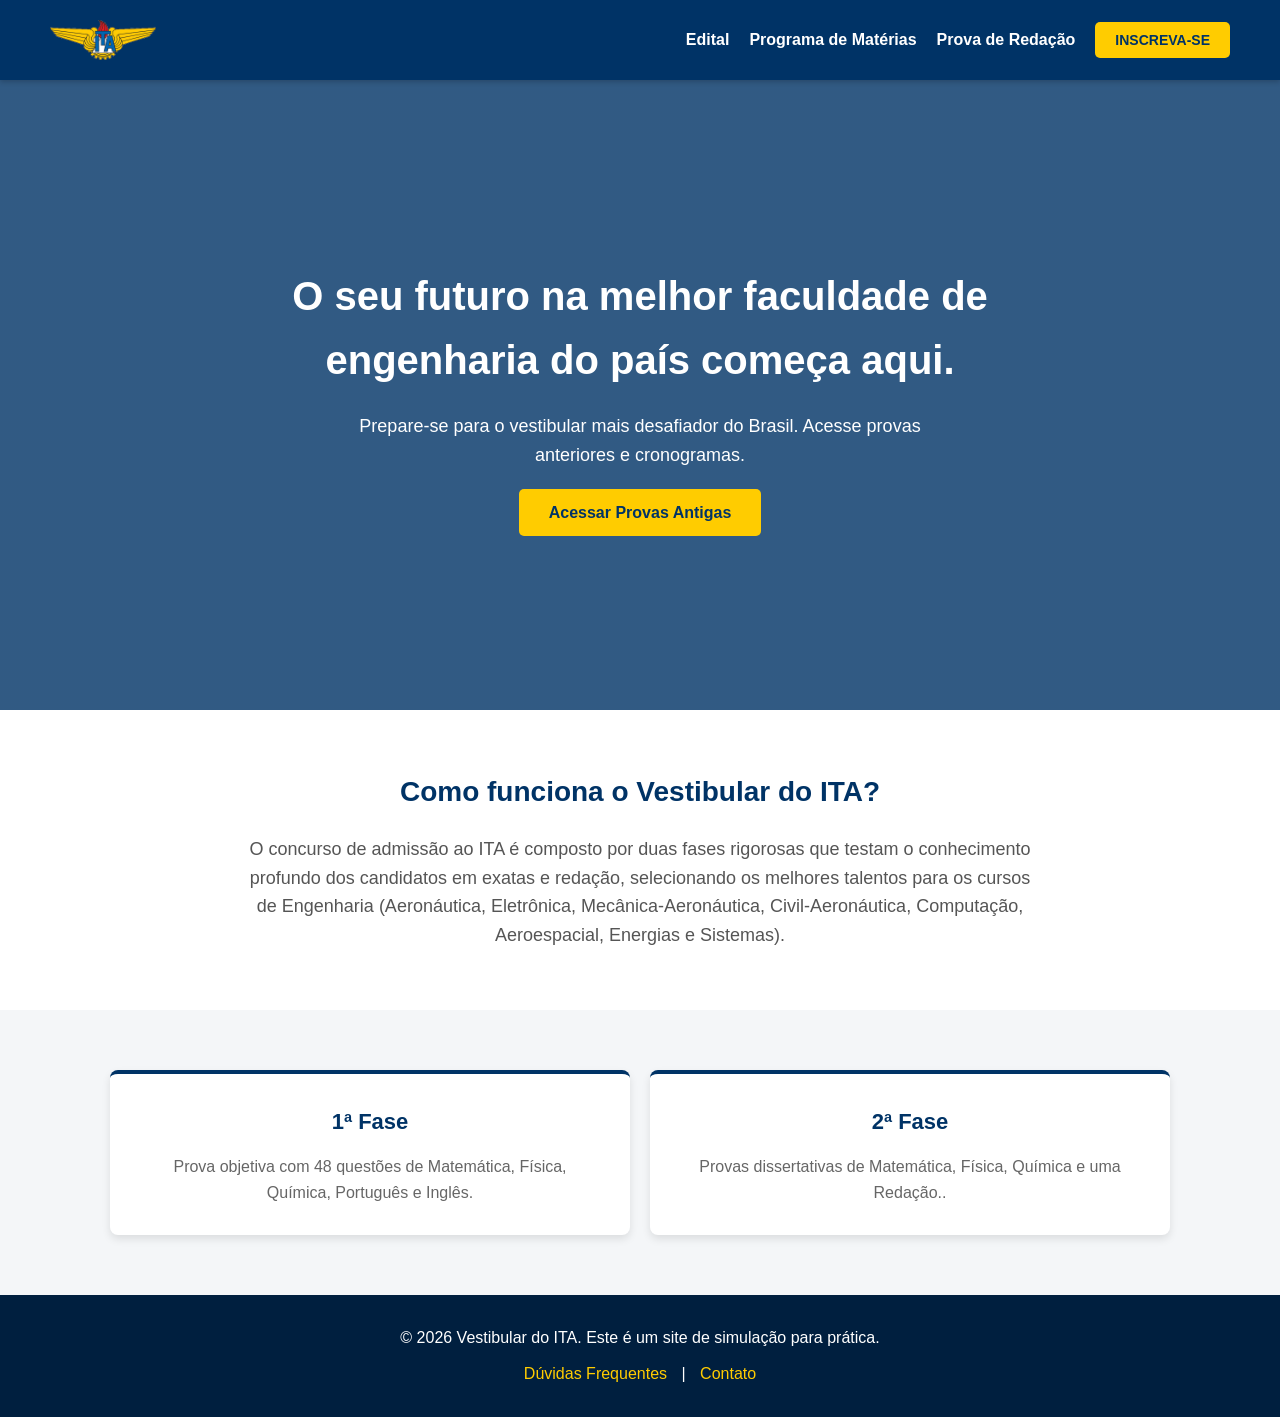
<file: index.html>
<!DOCTYPE html>
<html lang="pt-BR">
<head>
    <meta charset="UTF-8">
    <meta name="viewport" content="width=device-width, initial-scale=1.0">
    <title>Vestibular ITA</title>
    <link rel="stylesheet" href="style.css">
    <link rel="icon" type="image/png" href="favicon.ico">
</head>
<body>

    <header class="navbar">
        <div class="logo">
            <a href="index.html"><img src="logo.png" alt="Logo do ITA" class="logo-img"></img></a>
        </div>
        <nav>
            <ul>
                <li><a href="https://www.vestibular.ita.br/instrucoes/edital_2026_retificado.pdf" target="_blank" rel="noopener noreferer">Edital</a></li>
                <li><a href="https://www.vestibular.ita.br/programa_2026.pdf" target="_blank" rel="noopener noreferer">Programa de Matérias</a></li>
                <li><a href="https://www.vestibular.ita.br/orientacoes_redacao.pdf" target="_blank" rel="noopener noreferer">Prova de Redação</a></li>
                <li><a href="inscricao.html" class="btn-inscricao">Inscreva-se</a></li>
            </ul>
        </nav>
    </header>

    <section class="hero">
        <div class="hero-content">
            <h2>O seu futuro na melhor faculdade de engenharia do país começa aqui.</h2>
            <p>Prepare-se para o vestibular mais desafiador do Brasil. Acesse provas anteriores e cronogramas.</p>
            <a href="https://www.vestibular.ita.br/provas.htm" class="btn-provas" target="_blank" rel="noopener noreferer">Acessar Provas Antigas</a>
        </div>
    </section>

    <section id="sobre" class="info-section">
        <div class="container">
            <h3>Como funciona o Vestibular do ITA?</h3>
            <p>O concurso de admissão ao ITA é composto por duas fases rigorosas que testam o conhecimento profundo dos candidatos em exatas e redação, selecionando os melhores talentos para os cursos de Engenharia (Aeronáutica, Eletrônica, Mecânica-Aeronáutica, Civil-Aeronáutica, Computação, Aeroespacial, Energias e Sistemas).</p>
        </div>
    </section>

    <section id="fases" class="cards-section">
        <div class="container">
            <div class="card">
                <h4>1ª Fase</h4>
                <p>Prova objetiva com 48 questões de Matemática, Física, Química, Português e Inglês.</p>
            </div>
            <div class="card">
                <h4>2ª Fase</h4>
                <p>Provas dissertativas de Matemática, Física, Química e uma Redação..</p>
            </div>
        </div>
    </section>

    <footer>
        <p>&copy; 2026 Vestibular do ITA. Este é um site de simulação para prática.</p>
        <div class="footer-links">
            <a href="perguntas.html">Dúvidas Frequentes</a> | <a href="contato.html">Contato</a>
        </div>
    </footer>

</body>
</html>
</file>
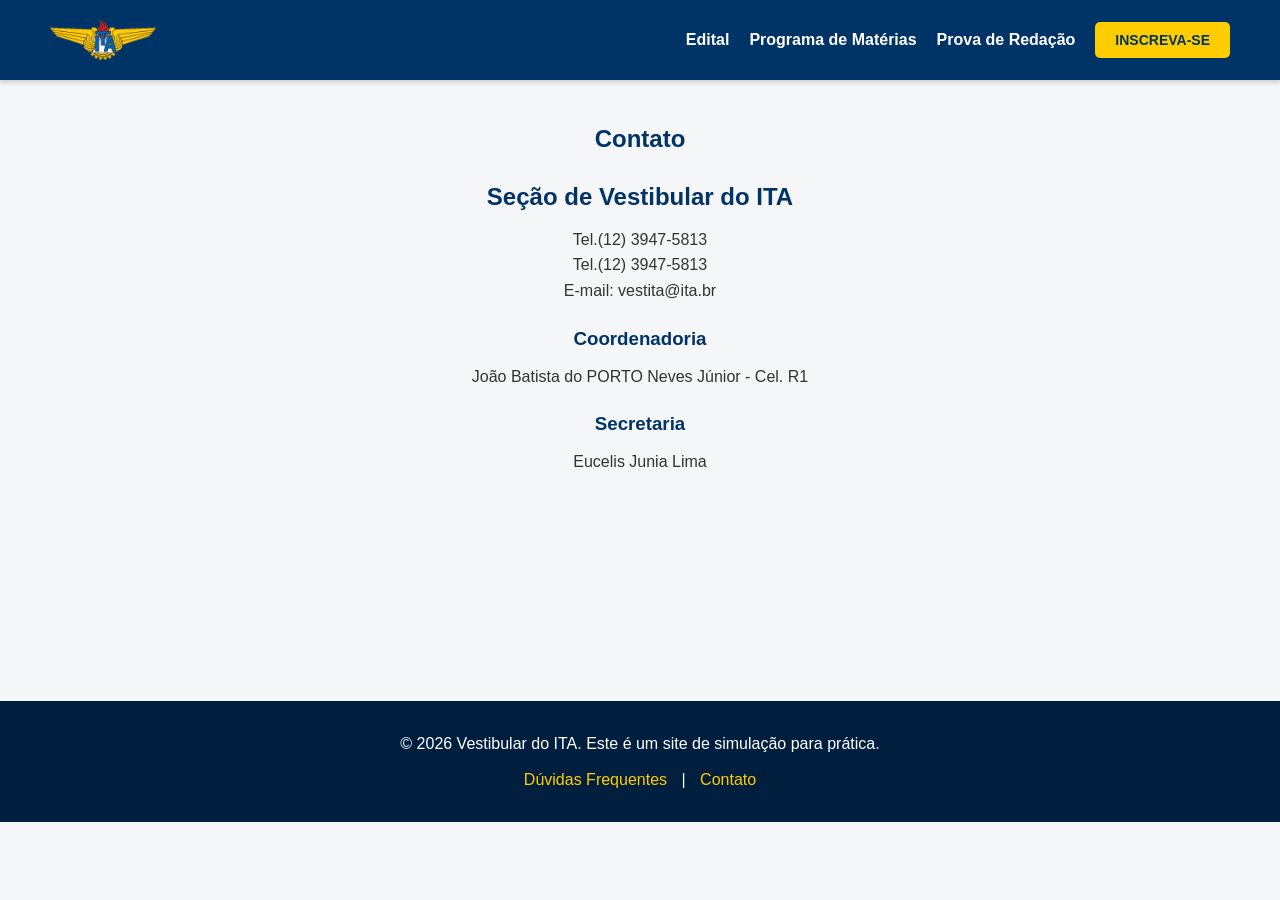
<file: contato.html>
<!DOCTYPE html>
<html lang="pt-BR">
<head>
    <meta charset="UTF-8">
    <meta name="viewport" content="width=device-width, initial-scale=1.0">
    <title>Vestibular ITA</title>
    <link rel="stylesheet" href="style.css">
    <link rel="icon" type="image/png" href="favicon.ico">
</head>
<body>

    <header class="navbar">
        <div class="logo">
            <a href="index.html"><img src="logo.png" alt="Logo do ITA" class="logo-img"></img></a>
        </div>
        <nav>
            <ul>
                <li><a href="https://www.vestibular.ita.br/instrucoes/edital_2026_retificado.pdf" target="_blank" rel="noopener noreferer">Edital</a></li>
                <li><a href="https://www.vestibular.ita.br/programa_2026.pdf" target="_blank" rel="noopener noreferer">Programa de Matérias</a></li>
                <li><a href="https://www.vestibular.ita.br/orientacoes_redacao.pdf" target="_blank" rel="noopener noreferer">Prova de Redação</a></li>
                <li><a href="inscricao.html" class="btn-inscricao">Inscreva-se</a></li>
            </ul>
        </nav>
    </header>

    <section id="contatos" class="secao-de-contatos">
        <div class="container">
            <h1>Contato</h1>
            <h2>Seção de Vestibular do ITA</h2>
            <div>
                <p>Tel.(12) 3947-5813</p>
                <p>Tel.(12) 3947-5813</p>
                <p>E-mail: vestita@ita.br</p>
            </div>
            <h3>Coordenadoria</h3>
            <p>João Batista do PORTO Neves Júnior - Cel. R1</p>
            <h3>Secretaria</h3>
            <p>Eucelis Junia Lima</p>
        </div>
    </section>

    <footer>
        <p>&copy; 2026 Vestibular do ITA. Este é um site de simulação para prática.</p>
        <div class="footer-links">
            <a href="perguntas.html">Dúvidas Frequentes</a> | <a href="contato.html">Contato</a>
        </div>
    </footer>
</body>
</file>
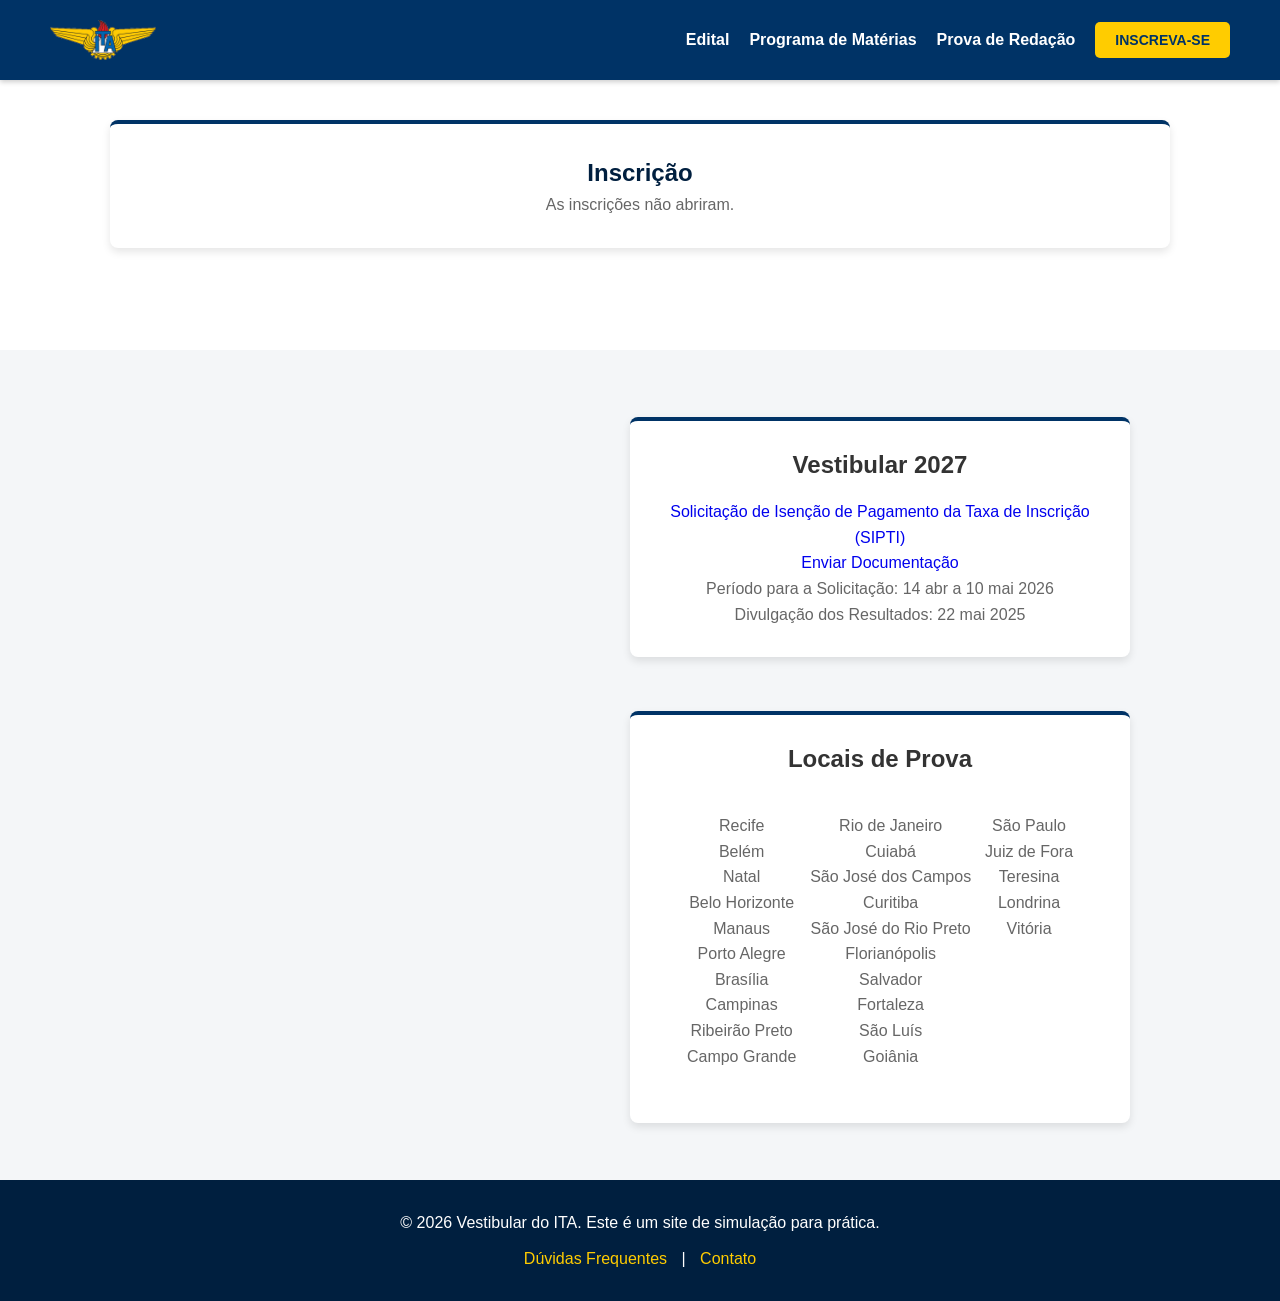
<file: inscricao.html>
<!DOCTYPE html>
<html lang="pt-BR">
<head>
    <meta charset="UTF-8">
    <meta name="viewport" content="width=device-width, initial-scale=1.0">
    <title>Inscrição - ITA</title>
    <link rel="stylesheet" href="style.css">
    <link rel="icon" type="image/png" href="favicon.ico">
</head>
<body>
    
    <header class="navbar">
        <div class="logo">
            <a href="index.html"><img src="logo.png" alt="Logo do ITA" class="logo-img"></img></a>
        </div>
        <nav>
            <ul>
                <li><a href="https://www.vestibular.ita.br/instrucoes/edital_2026_retificado.pdf" target="_blank" rel="noopener noreferer">Edital</a></li>
                <li><a href="https://www.vestibular.ita.br/programa_2026.pdf" target="_blank" rel="noopener noreferer">Programa de Matérias</a></li>
                <li><a href="https://www.vestibular.ita.br/orientacoes_redacao.pdf" target="_blank" rel="noopener noreferer">Prova de Redação</a></li>
                <li><a href="inscricao.html" class="btn-inscricao">Inscreva-se</a></li>
            </ul>
        </nav>
    </header>

    <section id="inscrição" class="inscr-section">
        <div class="container">
            <div class="card">
                <h1>Inscrição</h1>
                <p>As inscrições não abriram.</p>
            </div>
        </div>
    </section>

    <section id="avisos" class="mural-de-avisos">
        <div class="container">
            <div class="video">
                <iframe width="400" height="230" src="https://www.youtube.com/embed/4taGOvPA-74?si=vnwtc-y1VqYK7B5M" title="YouTube video player" frameborder="0" allow="accelerometer; autoplay; clipboard-write; encrypted-media; gyroscope; picture-in-picture; web-share" referrerpolicy="strict-origin-when-cross-origin" allowfullscreen></iframe>
            </div>
            <div class="mural">
                <div class="card">
                    <h2>Vestibular 2027</h2>
                    <p><a href="https://www.vestibular.ita.br/isencao/index.htm" target="_blank" rel="noopener noreferer">
                    Solicitação de Isenção de Pagamento
                    da Taxa de Inscrição (SIPTI)
                    </a></p>
                    <p><a href="https://gru.ita.br/fri/upldocs/login.asp" target="_blank" rel="noopener noreferer">Enviar Documentação</a></p>
                    <p>Período para a Solicitação:
                    14 abr a 10 mai 2026</p>
                    <p>Divulgação dos Resultados:
                    22 mai 2025</p>
                </div>
                <div class="card">
                    <h2>Locais de Prova</h2>
                    <div class="locais-de-prova">
                        <p>Recife</p>
                        <p>Belém</p>
                        <p>Natal</p>
                        <p>Belo Horizonte</p>
                        <p>Manaus</p>
                        <p>Porto Alegre</p>
                        <p>Brasília</p>
                        <p>Campinas</p>
                        <p>Ribeirão Preto</p>
                        <p>Campo Grande</p>
                        <p>Rio de Janeiro</p>
                        <p>Cuiabá</p>
                        <p>São José dos Campos</p>
                        <p>Curitiba</p>
                        <p>São José do Rio Preto</p>
                        <p>Florianópolis</p>
                        <p>Salvador</p>
                        <p>Fortaleza</p>
                        <p>São Luís</p>
                        <p>Goiânia</p>
                        <p>São Paulo</p>
                        <p>Juiz de Fora</p>
                        <p>Teresina</p>
                        <p>Londrina</p>
                        <p>Vitória</p>
                    </div>
                </div>
            </div>
        </div>
    </section>

    <footer>
        <p>&copy; 2026 Vestibular do ITA. Este é um site de simulação para prática.</p>
        <div class="footer-links">
            <a href="perguntas.html">Dúvidas Frequentes</a> | <a href="contato.html">Contato</a>
        </div>
    </footer>

</body>
</html>
</file>
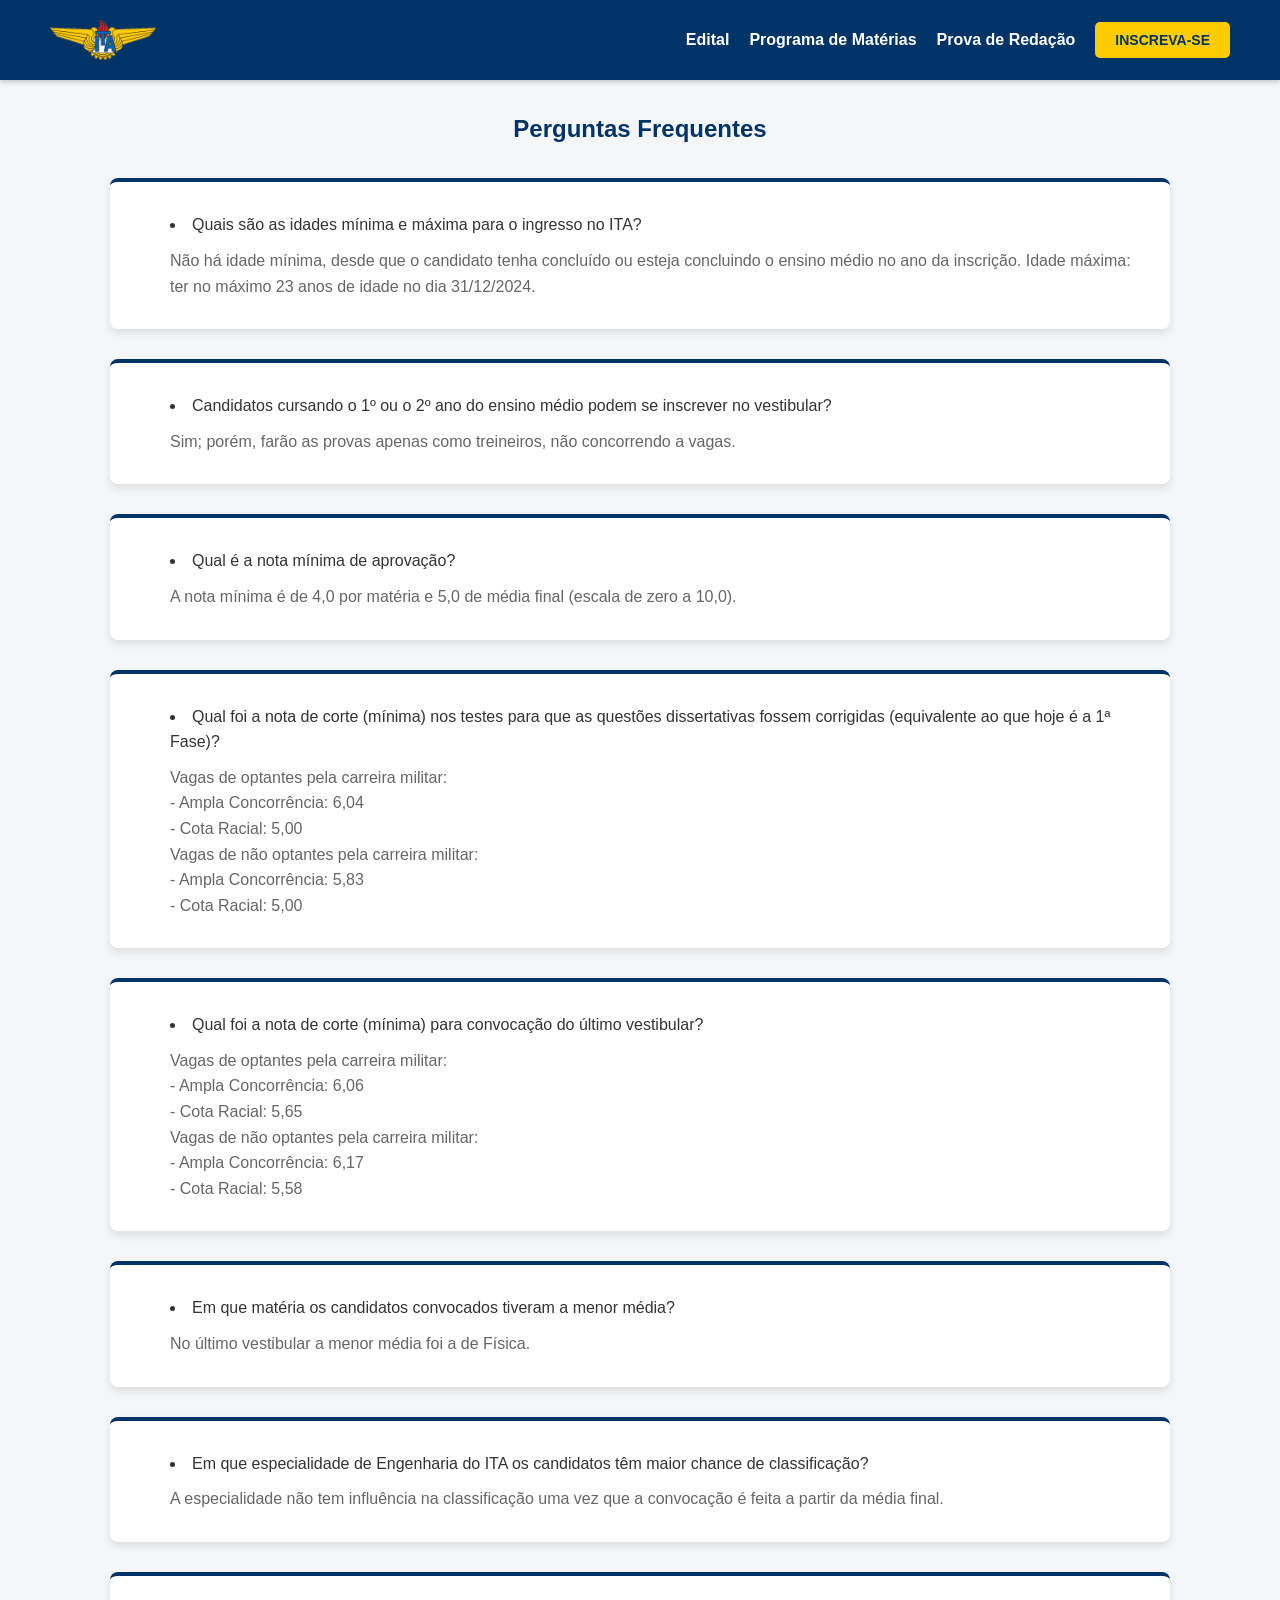
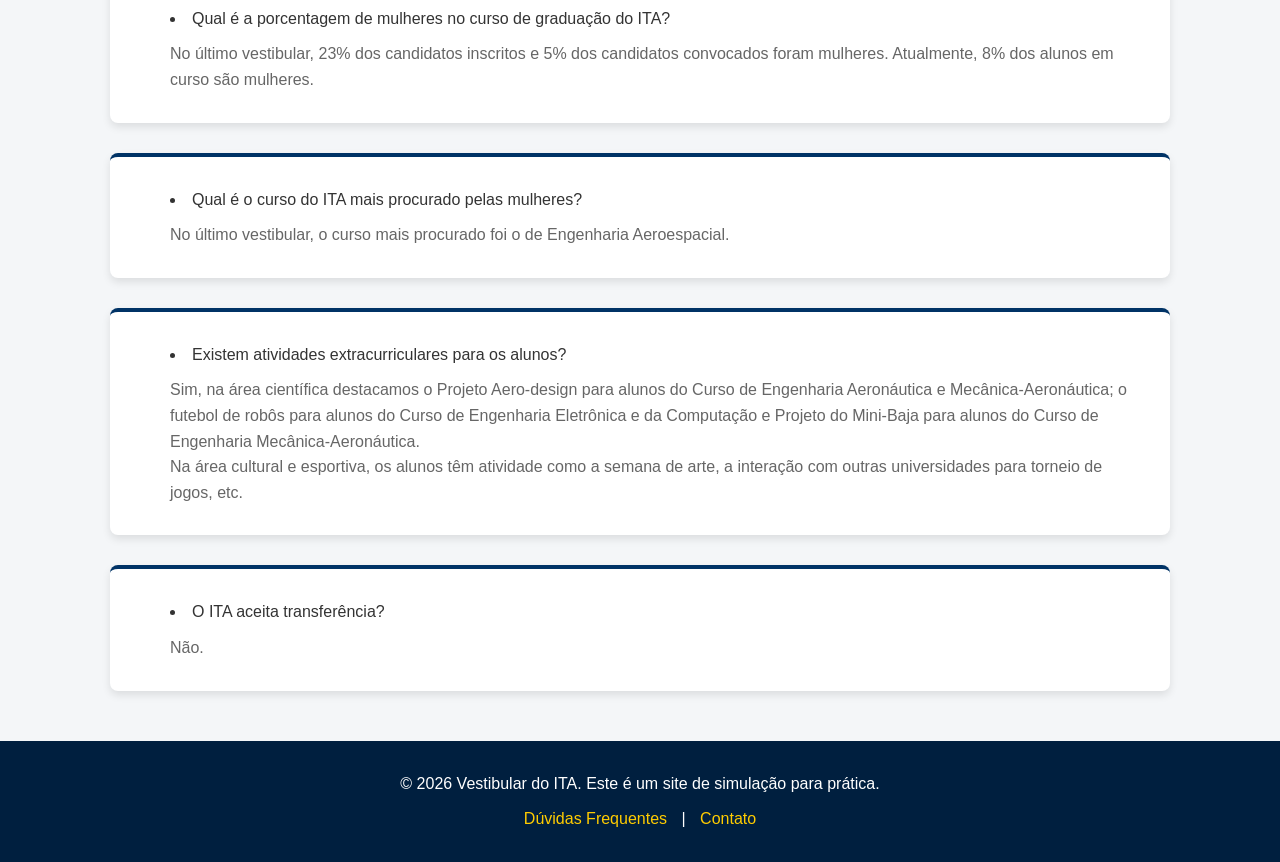
<file: perguntas.html>
<!DOCTYPE html>
<html lang="pt-BR">
<head>
    <meta charset="UTF-8">
    <meta name="viewport" content="width=device-width, initial-scale=1.0">
    <title>Perguntas Frequentes - ITA</title>
    <link rel="stylesheet" href="style.css">
    <link rel="icon" type="image/png" href="favicon.ico">
</head>
<body>

    <header class="navbar">
        <div class="logo">
            <a href="index.html"><img src="logo.png" alt="Logo do ITA" class="logo-img"></img></a>
        </div>
        <nav>
            <ul>
                <li><a href="https://www.vestibular.ita.br/instrucoes/edital_2026_retificado.pdf" target="_blank" rel="noopener noreferer">Edital</a></li>
                <li><a href="https://www.vestibular.ita.br/programa_2026.pdf" target="_blank" rel="noopener noreferer">Programa de Matérias</a></li>
                <li><a href="https://www.vestibular.ita.br/orientacoes_redacao.pdf" target="_blank" rel="noopener noreferer">Prova de Redação</a></li>
                <li><a href="inscricao.html" class="btn-inscricao">Inscreva-se</a></li>
            </ul>
        </nav>
    </header>

    <section id="perguntas" class="secao-de-perguntas">
        <div class="container">
            <h1>Perguntas Frequentes</h1>
            <div class="card">
                <li>Quais são as idades mínima e máxima para o ingresso no ITA?</li>
                <p>Não há idade mínima, desde que o candidato tenha concluído ou esteja concluindo o ensino médio no ano da inscrição. Idade máxima: ter no máximo 23 anos de idade no dia 31/12/2024.</p>
            </div>
            <div class="card">
                <li>Candidatos cursando o 1º ou o 2º ano do ensino médio podem se inscrever no vestibular?</li>
                <p>Sim; porém, farão as provas apenas como treineiros, não concorrendo a vagas.</p>
            </div>
            <div class="card">
                <li>Qual é a nota mínima de aprovação?</li>
                <p>A nota mínima é de 4,0 por matéria e 5,0 de média final (escala de zero a 10,0).</p>
            </div>
            <div class="card">
                <li>Qual foi a nota de corte (mínima) nos testes para que as questões dissertativas fossem corrigidas (equivalente ao que hoje é a 1ª Fase)?</li>
                <p>Vagas de optantes pela carreira militar:</p>
                <p>- Ampla Concorrência: 6,04</p>
                <p>- Cota Racial: 5,00</p>
                <p>Vagas de não optantes pela carreira militar:</p>
                <p>- Ampla Concorrência: 5,83</p>
                <p>- Cota Racial: 5,00</p>
            </div>
            <div class="card">
                <li>Qual foi a nota de corte (mínima) para convocação do último vestibular?</li>
                <p>Vagas de optantes pela carreira militar:</p>
                <p>- Ampla Concorrência: 6,06</p>
                <p>- Cota Racial: 5,65</p>
                <p>Vagas de não optantes pela carreira militar:</p>
                <p>- Ampla Concorrência: 6,17</p>
                <p>- Cota Racial: 5,58</p>
            </div>
            <div class="card">
                <li>Em que matéria os candidatos convocados tiveram a menor média?</li>
                <p>No último vestibular a menor média foi a de Física.</p>
            </div>
            <div class="card">
                <li>Em que especialidade de Engenharia do ITA os candidatos têm maior chance de classificação?</li>
                <p>A especialidade não tem influência na classificação uma vez que a convocação é feita a partir da média final.</p>
            </div>
            <div class="card">
                <li>Qual é a porcentagem de mulheres no curso de graduação do ITA?</li>
                <p>No último vestibular, 23% dos candidatos inscritos e 5% dos candidatos convocados foram mulheres. Atualmente, 8% dos alunos em curso são mulheres.</p>
            </div>
            <div class="card">
                <li>Qual é o curso do ITA mais procurado pelas mulheres?</li>
                <p>No último vestibular, o curso mais procurado foi o de Engenharia Aeroespacial.</p>
            </div>
            <div class="card">
                <li>Existem atividades extracurriculares para os alunos?</li>
                <p>Sim, na área científica destacamos o Projeto Aero-design para alunos do Curso de Engenharia Aeronáutica e Mecânica-Aeronáutica; o futebol de robôs para alunos do Curso de Engenharia Eletrônica e da Computação e Projeto do Mini-Baja para alunos do Curso de Engenharia Mecânica-Aeronáutica.</p>
                <p>Na área cultural e esportiva, os alunos têm atividade como a semana de arte, a interação com outras universidades para torneio de jogos, etc.</p>
            </div>
            <div class="card">
                <li>O ITA aceita transferência?</li>
                <p>Não.</p>
            </div>
        </div>
    </section>

    <footer>
        <p>&copy; 2026 Vestibular do ITA. Este é um site de simulação para prática.</p>
        <div class="footer-links">
            <a href="perguntas.html">Dúvidas Frequentes</a> | <a href="contato.html">Contato</a>
        </div>
    </footer>

</body>
</file>
<file: style.css>
/* Configurações Globais */
* {
    margin: 0;
    padding: 0;
    box-sizing: border-box;
    font-family: 'Segoe UI', Tahoma, Geneva, Verdana, sans-serif;
}

body {
    background-color: #f4f6f8;
    color: #333;
    line-height: 1.6;
}

a {
    text-decoration: none;
}

.container {
    max-width: 1100px;
    margin: 0 auto;
    padding: 0 20px;
}

/* Navegação */
.navbar {
    background-color: #003366; /* Azul Marinho Força Aérea */
    color: white;
    display: flex;
    justify-content: space-between;
    align-items: center;
    padding: 20px 50px;
    position: sticky;
    top: 0;
    z-index: 100;
    box-shadow: 0 2px 5px rgba(0,0,0,0.2);
}

.navbar .logo h1 {
    color: white;
    font-size: 24px;
    text-decoration: none;
}

.logo-img {
    height: 40px; /* Define a altura da logo. Você pode aumentar ou diminuir esse valor */
    width: auto;  /* Mantém a proporção da imagem correta */
    display: block; /* Remove espaços extras indesejados abaixo da imagem */
    transition: transform 0.3s ease; /* Prepara a imagem para uma animação */
}

.logo a:hover .logo-img {
    transform: scale(1.05);
}

.navbar .logo span {
    color: #FFCC00; /* Amarelo Dourado */
    text-decoration: none;
}

.navbar nav ul {
    list-style: none;
    display: flex;
    gap: 20px;
    align-items: center;
}

.navbar nav ul li a {
    color: white;
    text-decoration: none;
    font-weight: bold;
    transition: color 0.3s ease;
}

.navbar nav ul li a:hover {
    color: #FFCC00;
}

.btn-inscricao {
    background-color: #FFCC00;
    color: #003366 !important;
    padding: 10px 20px;
    border-radius: 5px;
    text-transform: uppercase;
    font-size: 14px;
}

.btn-inscricao:hover {
    background-color: #e6b800;
    color: #003366 !important;
}

/* Hero Section */
.hero {
    background: linear-gradient(rgba(0, 51, 102, 0.8), rgba(0, 51, 102, 0.8)), url('https://s2-g1.glbimg.com/Hhru1oakU0abJpyZbubqQSidPjc=/0x0:1000x653/984x0/smart/filters:strip_icc()/i.s3.glbimg.com/v1/AUTH_59edd422c0c84a879bd37670ae4f538a/internal_photos/bs/2021/o/K/jynPPrQyS1hyqBGyRABQ/fachada-do-predio-do-ita-em-sao-jose-dos-campos.jpg') center/cover;
    height: 70vh;
    display: flex;
    align-items: center;
    justify-content: center;
    text-align: center;
    color: white;
    padding: 0 20px;
}

.hero-content h2 {
    font-size: 40px;
    margin-bottom: 20px;
    max-width: 800px;
}

.hero-content p {
    font-size: 18px;
    margin-bottom: 30px;
    max-width: 600px;
    margin-left: auto;
    margin-right: auto;
}

.btn-provas {
    background-color: #FFCC00;
    color: #003366;
    padding: 15px 30px;
    text-decoration: none;
    font-weight: bold;
    font-size: 16px;
    border-radius: 5px;
    transition: background 0.3s;
}

.btn-primary:hover {
    background-color: #e6b800;
}

/* Seção de Informações */
.info-section {
    padding: 60px 20px;
    text-align: center;
    background-color: white;
}

.info-section h3 {
    color: #003366;
    font-size: 28px;
    margin-bottom: 20px;
}

.info-section p {
    font-size: 18px;
    color: #555;
    max-width: 800px;
    margin: 0 auto;
}

/* Seção de Cards (Fases) */
.cards-section {
    padding: 60px 20px;
    background-color: #f4f6f8;
}

.cards-section .container {
    display: flex;
    gap: 20px;
    justify-content: center;
    flex-wrap: wrap;
}

.card {
    background-color: white;
    padding: 30px;
    border-radius: 8px;
    box-shadow: 0 4px 8px rgba(0,0,0,0.1);
    flex: 1;
    min-width: 250px;
    text-align: center;
    border-top: 4px solid #003366;
    transition: transform 0.3s ease;
}

.card:hover {
    transform: translateY(-5px);
}

.card h4 {
    color: #003366;
    font-size: 22px;
    margin-bottom: 15px;
}

.card p {
    color: #666;
}

.inscr-section {
    background-color: white;
    color: #001f3f;
    text-align: center;
    min-height: 30dvh;
    width: auto;
    padding-top: 40px;
    padding-bottom: 40px;
}

.inscr-section div.container {
    display: flex;
    gap: 20px;
    justify-content: center;
    flex-wrap: wrap;
}


.mural-de-avisos {
    padding-top: 60px;
    padding-bottom: 50px;
    width: auto;
    min-height: 80dvh;
}

.mural-de-avisos .container {
    display: flex;
    justify-content: space-around;
    min-height: 80dvh;
}

.mural {
    display: flex;
    flex-flow: column wrap;
    justify-content: space-around;
    align-items: center;
    gap: 40px;
}

.mural .card {
    height: fit-content;
    width: 500px;
    flex: none;
    padding-top: 15px;
}

.mural .card h2 {
    padding-top: 10px;
    padding-bottom: 15px;
}

.locais-de-prova {
    padding-top: 20px;
    display: flex;
    flex-flow: column wrap;
    align-content: space-around;
    width: 400px;
    height: 300px;
    margin-inline: auto;
}

.secao-de-perguntas .container {
    display: flex;
    flex-direction: column;
    gap: 30px;
    min-height: 69dvh;
    padding-top: 30px;
    padding-bottom: 50px;
    text-align: center;
}

.secao-de-perguntas .container h1 {
    color: #003366;
}

.secao-de-perguntas .card {
    flex: none;
    padding-left: 60px;
    text-align: start;
}

.secao-de-perguntas .card li {
    text-decoration: solid;
    padding-bottom: 10px;
}

.secao-de-contatos .container {
    padding-top: 30px;
    padding-bottom: 50px;
    min-height: 69dvh;
    display: flex;
    flex-direction: column;
    gap: 10px;
    text-align: center;
}

.secao-de-contatos h1,.secao-de-contatos h2,.secao-de-contatos h3 {
    padding-top: 10px;
    color: #003366;
}

footer {
    background-color: #001f3f;
    color: white;
    text-align: center;
    padding: 30px 20px;
}

footer .footer-links {
    margin-top: 10px;
}

footer .footer-links a {
    color: #FFCC00;
    text-decoration: none;
    margin: 0 10px;
}

/* Responsividade para Celulares */
@media (max-width: 768px) {
    .navbar {
        flex-direction: column;
        padding: 15px;
    }
    .navbar nav ul {
        margin-top: 15px;
        flex-wrap: wrap;
        justify-content: center;
    }
    .hero-content h2 {
        font-size: 28px;
    }
    .cards-section .container {
        flex-direction: column;
    }
}
</file>
